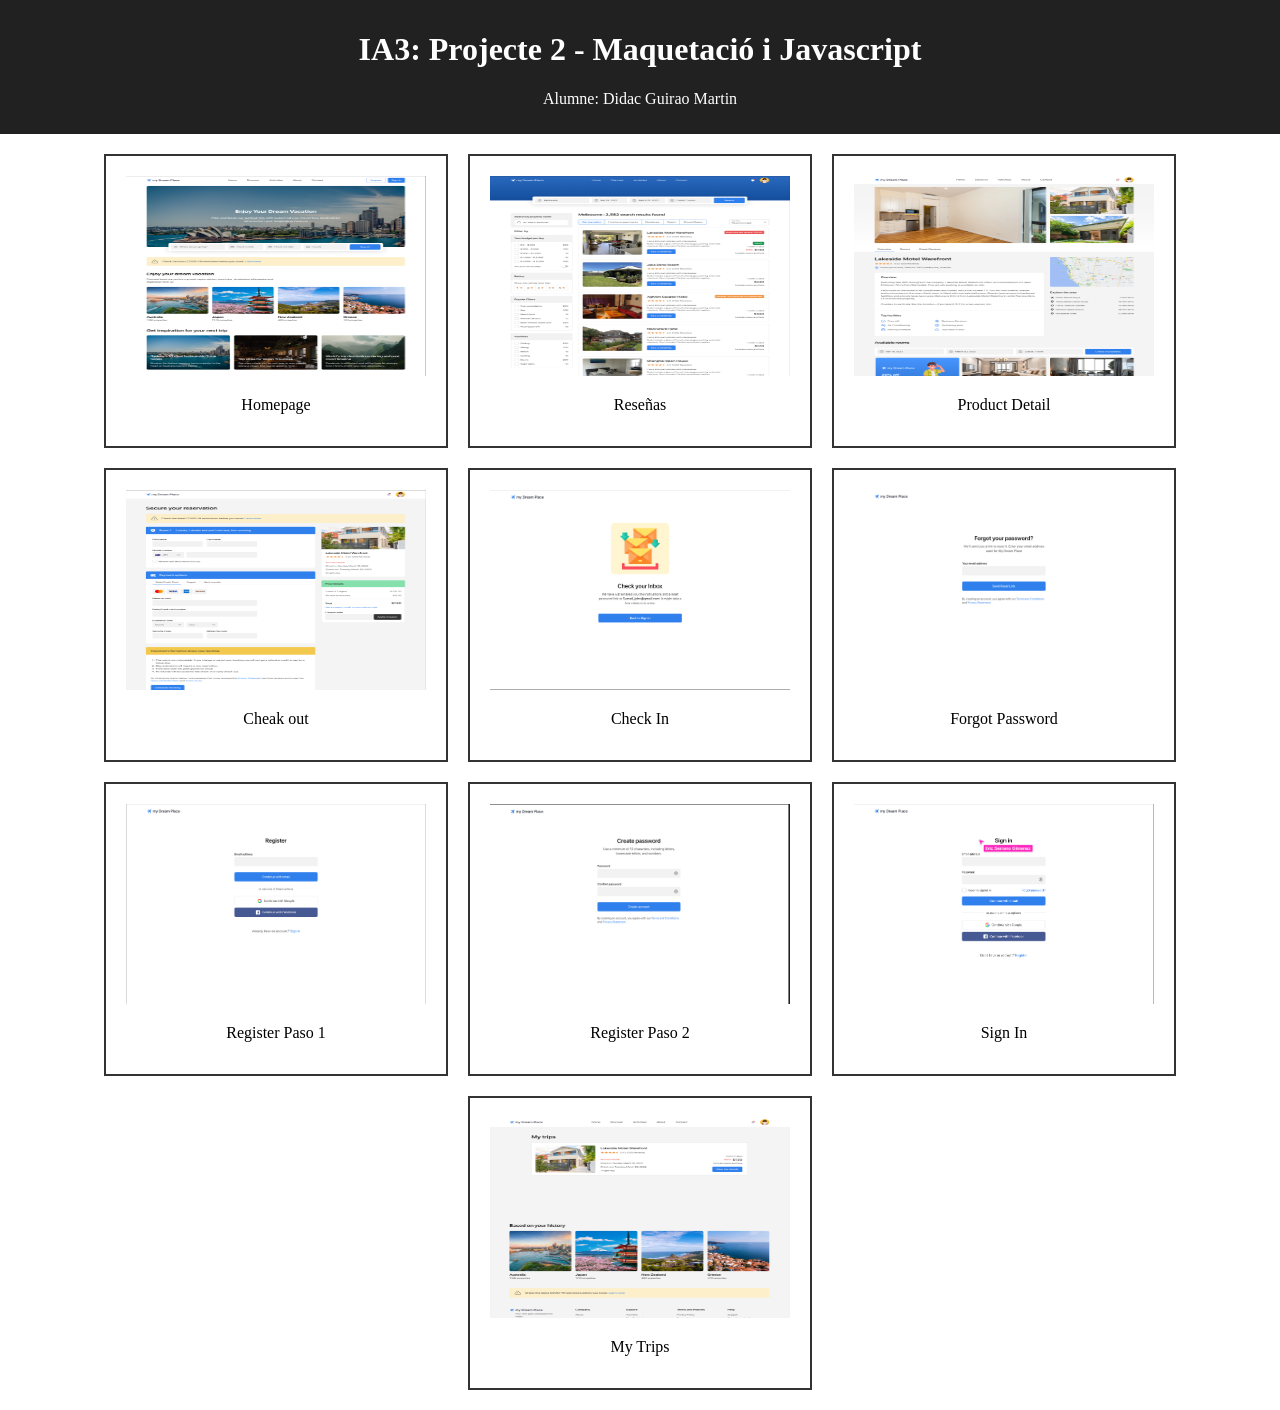
<file: index.html>
<!DOCTYPE html>
<html lang="en">
  <head>
    <meta charset="UTF-8" />
    <meta name="viewport" content="width=device-width, initial-scale=1.0" />
    <link rel="stylesheet" href="styles.css" />
    <title>WebFinal</title>
  </head>
  <body>
    <div>
      <header>
        <h1>IA3: Projecte 2 - Maquetació i Javascript</h1>
        <p>Alumne: Didac Guirao Martin</p>
      </header>
      <main>
        <div class="carta">
          <a href="/homepage/index.html"><img src="imagenes/Homepage.png" alt="" /></a>
          <p>Homepage</p>
        </div>
        <div class="carta">
          <a href="/reseñas/index.html"><img src="imagenes/Resñas.png" alt="" /></a>
          <p>Reseñas</p>
        </div>
        <div class="carta">
          <a href="/produc detail/index.html"><img src="imagenes/Productdetail.png" alt="Carta 4" /></a>
          <p>Product Detail</p>
        </div>
        <div class="carta">
          <a href="/cheakout/index.html"><img src="imagenes/Cheout.png" alt="Carta 5" /></a>
          <p>Cheak out</p>
        </div>
        <div class="carta">
          <a href="/ChekIn/index.html"><img src="imagenes/chekin.png" alt="Carta 10" /></a>
          <p>Check In</p>
        </div>
        <div class="carta">
          <a href="/Password/index.html"><img src="imagenes/Forgot Password.png" alt="Carta 23" /></a>
          <p>Forgot Password</p>
        </div>

        <div class="carta">
          <a href="/RegisterPaso1/index.html"><img src="imagenes/Registes 1.png" alt="Carta 23" /></a>
          <p>Register Paso 1</p>
        </div>

        <div class="carta">
          <a href="/RegisterPaso2/index.html"><img src="imagenes/Register2.png" alt="Carta 23" /></a>
          <p>Register Paso 2</p>
        </div>

        <div class="carta">
          <a href="/SIGN IN/index.html"><img src="imagenes/Sing in.png" alt=""></a>
          <p>Sign In</p>
        </div>

         <div class="carta">
          <a href="/ultima pagina/index.html"><img src="imagenes/ultima.png" alt=""></a>
          <p>My Trips</p>
        </div>
       
        </div>
      </main>
    </div>
  </body>
</html>
</file>
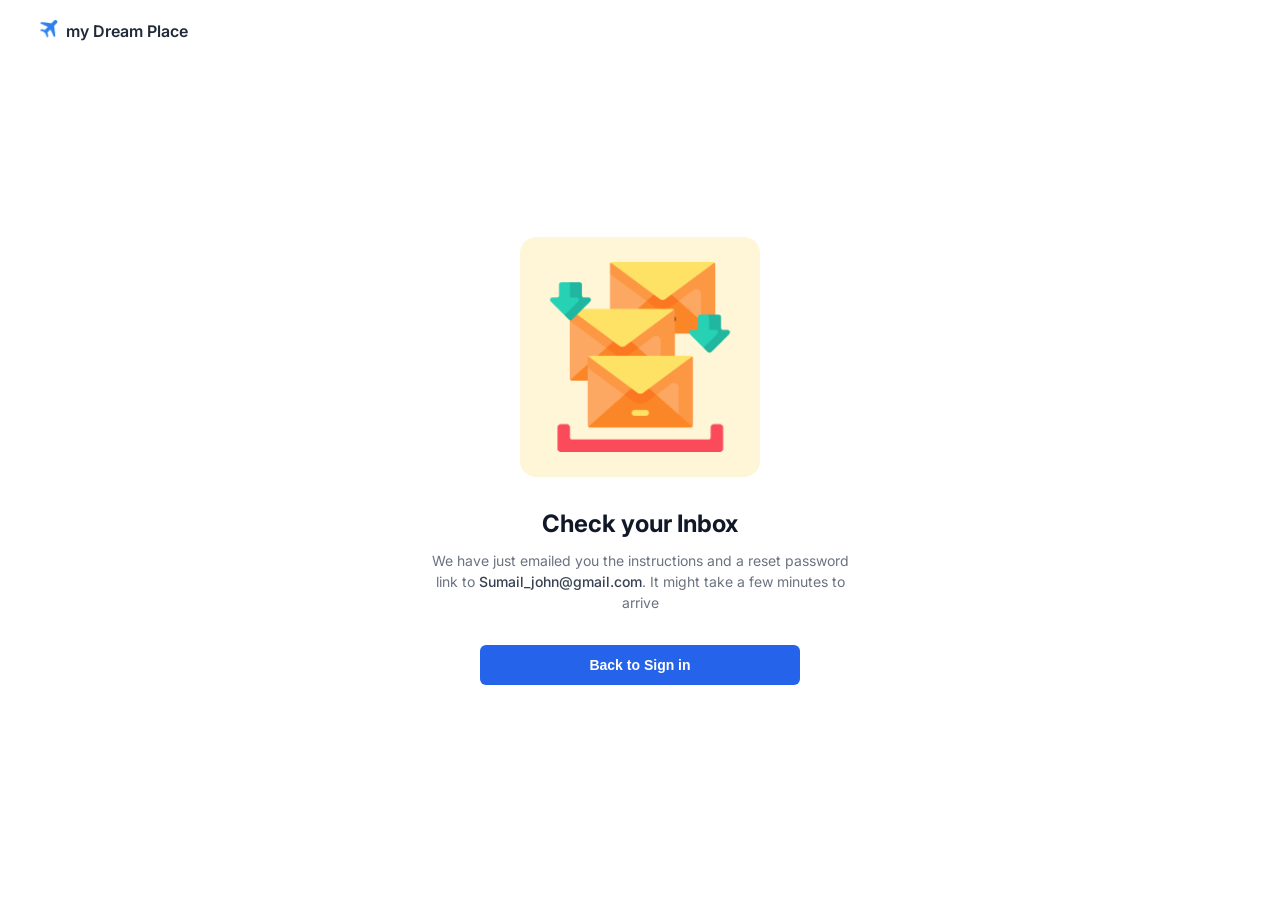
<file: ChekIn/index.html>
<!DOCTYPE html>
<html lang="es">
<head>
    <meta charset="UTF-8">
    <meta name="viewport" content="width=device-width, initial-scale=1.0">
    <title>Check your inbox - my Dream Place</title>
    <link rel="stylesheet" href="/ChekIn/styles.css">
    <link href="https://fonts.googleapis.com/css2?family=Inter:wght@400;500;600;700&display=swap" rel="stylesheet">
</head>
<body>

    <header class="header">
        <div class="header1">
            <div class="marca">
                <span class="icono">
                    <img src="/ChekIn/iamgenes/Group (3).png" alt="">
                </span>
                <span class="texto-marca">my Dream Place</span>
            </div>
        </div>
    </header>

    <main class="confirmacion">
        <div class="imagen">
            <img src="/ChekIn/iamgenes/inbox 1.png" alt="">
        </div>

        <h1 class="titulo">Check your Inbox</h1>

        <p class="descripcion">
            We have just emailed you the instructions and a reset password
            link to <strong>Sumail_john@gmail.com</strong>.
            It might take a few minutes to arrive
        </p>

        <button class="boton">
            Back to Sign in
        </button>

    </main>

</body>
</html>
</file>
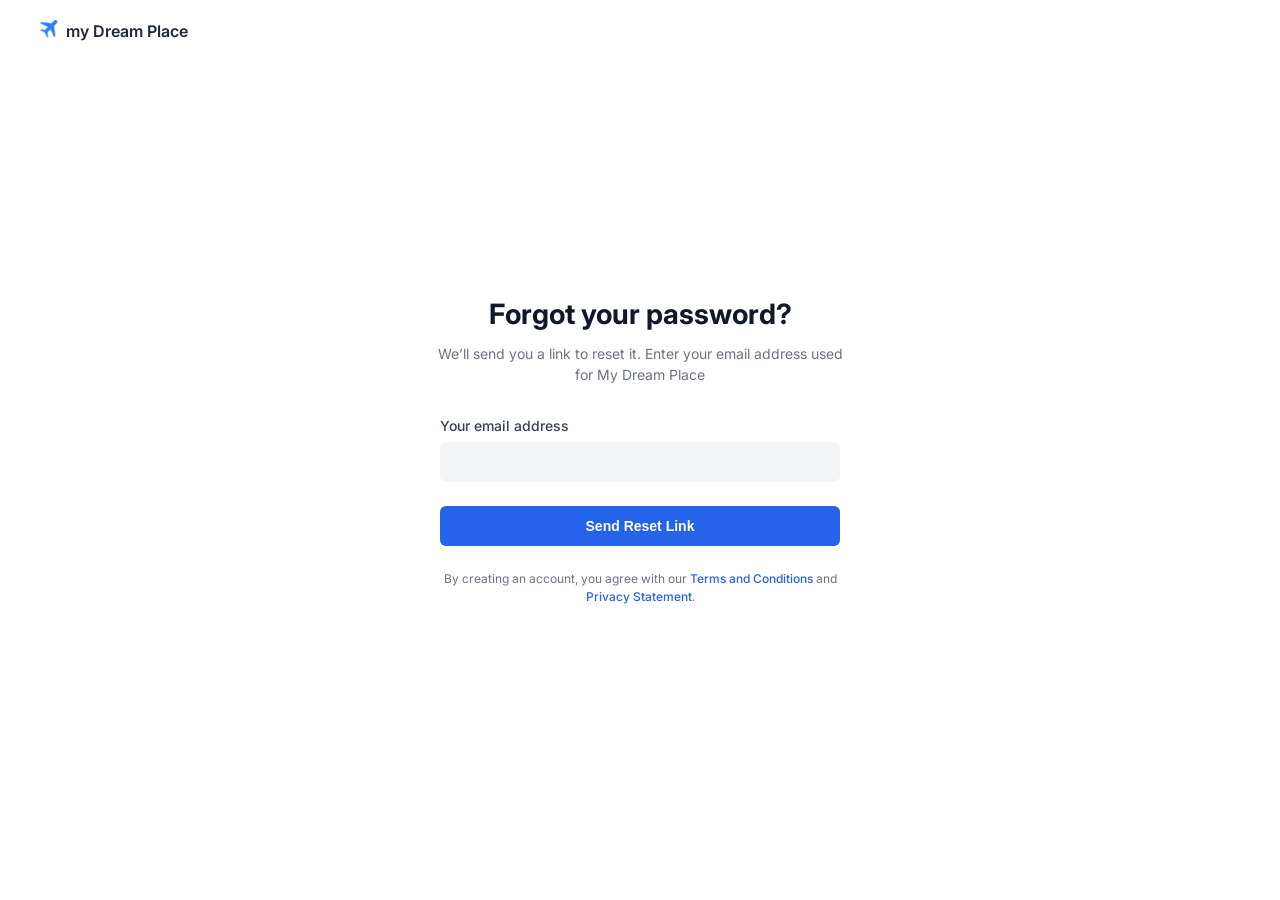
<file: Password/index.html>
<!DOCTYPE html>
<html lang="es">
<head>
    <meta charset="UTF-8">
    <meta name="viewport" content="width=device-width, initial-scale=1.0">
    <title>Forgot Password - my Dream Place</title>
    <link rel="stylesheet" href="/Password/styles.css">
    <link href="https://fonts.googleapis.com/css2?family=Inter:wght@400;500;600;700&display=swap" rel="stylesheet">
</head>
<body>

    <header class="header">
        <div class="header1">
            <div class="marca">
                <span class="icono">
                    <img src="/Password/imagenes/Group (3).png" alt="">
                </span>
                <span class="texto-marca">my Dream Place</span>
            </div>
        </div>
    </header>

    <main class="forgot">
        <h1 class="titulo">Forgot your password?</h1>

        <p class="descripcion">
            We’ll send you a link to reset it. Enter your email address
            used for My Dream Place
        </p>

        <form class="formulario">
            <div class="campo">
                <label class="etiqueta">Your email address</label>
                <input type="email" class="entrada">
            </div>

            <button type="submit" class="boton-primario">
                Send Reset Link
            </button>

            <p class="texto-legal">
                By creating an account, you agree with our
                <a href="#">Terms and Conditions</a> and
                <a href="#">Privacy Statement</a>.
            </p>
        </form>
    </main>

</body>
</html>
</file>
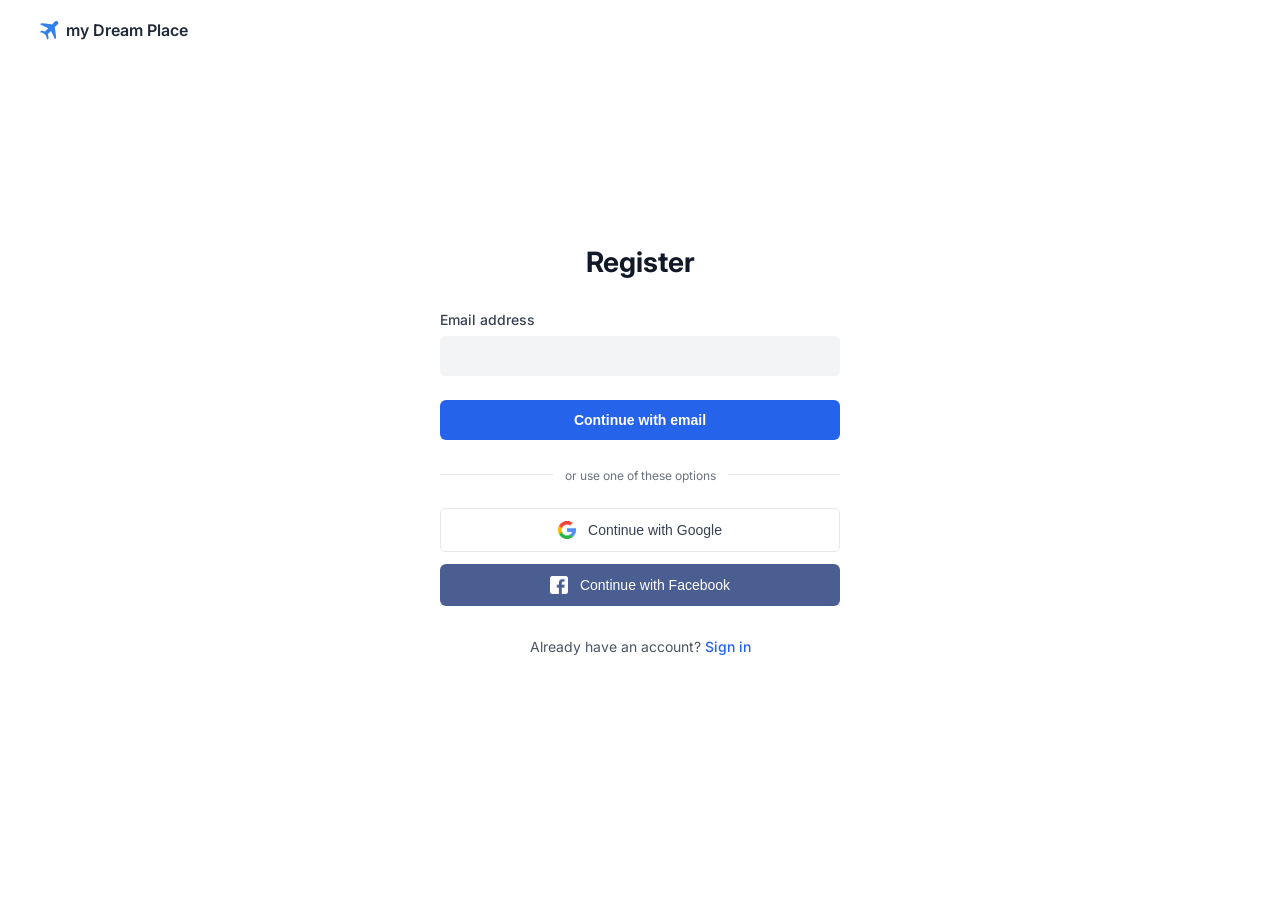
<file: RegisterPaso1/index.html>
<!DOCTYPE html>
<html lang="es">
<head>
    <meta charset="UTF-8">
    <meta name="viewport" content="width=device-width, initial-scale=1.0">
    <title>Register - my Dream Place</title>
    <link rel="stylesheet" href="/RegisterPaso1/styles.css">
    <link href="https://fonts.googleapis.com/css2?family=Inter:wght@400;500;600;700&display=swap" rel="stylesheet">
</head>
<body>

    <header class="header">
        <div class="header1">
            <div class="marca">
                <span class="icono-marca"><img src="/RegisterPaso1/imagenes/Group (3).png" alt=""></span>
                <span class="texto-marca">my Dream Place</span>
            </div>
        </div>
    </header>

    <main class="registro">
        <h1 class="titulo">Register</h1>

        <form class="formulario">
            <div class="campo">
                <label class="etiqueta">Email address</label>
                <input type="email" class="entrada">
            </div>

            <button type="submit" class="boton-primario">Continue with email</button>

            <div class="separador">
                <span class="texto-separador">or use one of these options</span>
            </div>

            <button type="button" class="boton-social google">
                <img src="/RegisterPaso1/imagenes/image 4.png" alt="Google">
                Continue with Google
            </button>

            <button type="button" class="boton-social facebook">
                <img src="/RegisterPaso1/imagenes/facebook 1.png" alt="Facebook">
                Continue with Facebook
            </button>

            <p class="texto-login">
                Already have an account? <a href="login.html" class="enlace-login">Sign in</a>
            </p>
        </form>
    </main>

</body>
</html>
</file>
<file: styles.css>
body {
    margin: 0;
  }
  
  header {
    text-align: center;
    background-color: #212121;
    color: #fff;
    padding: 10px 0;
  }
  
  main {
    max-width: 1200px;
    margin: auto;
    display: flex;
    justify-content: center;
    gap: 20px;
    flex-wrap: wrap;
    padding: 20px;
  }
  
  .carta {
    width: 300px;
    height: 250px;
    padding: 20px;
    border: 2px solid #333;
  }
  
  img {
    width: 300px;
    height: 200px;
  }
  
  p {
    text-align: center;
  }
</file>
<file: ChekIn/styles.css>
* {
    margin: 0;
    padding: 0;
    box-sizing: border-box;
}

body {
    font-family: 'Inter', sans-serif;
    background-color: #ffffff;
    color: #1f2937;
    display: flex;
    flex-direction: column;
    min-height: 100vh;
}

.header {
    padding: 20px 40px;
}

.header1 {
    max-width: 1200px;
    margin: 0 auto;
}

.marca {
    display: flex;
    align-items: center;
    gap: 8px;
}

.icono img {
    width: 18px;
    height: 18px;
}

.texto-marca {
    font-weight: 600;
    font-size: 16px;
    color: #1f2937;
}

.confirmacion {
    flex: 1;
    display: flex;
    flex-direction: column;
    align-items: center;
    justify-content: center;
    padding: 20px;
    margin-top: -40px;
}

.imagen {
    width: 240px;
    height: 240px;
    background-color: #fff6d8;
    border-radius: 16px;
    display: flex;
    align-items: center;
    justify-content: center;
    margin-bottom: 32px;
}

.imagen img {
    width: 190px;
    height: auto;
}

.titulo {
    font-size: 24px;
    font-weight: 700;
    color: #111827;
    margin-bottom: 12px;
}

.descripcion {
    max-width: 420px;
    text-align: center;
    font-size: 14px;
    color: #6b7280;
    line-height: 1.5;
    margin-bottom: 32px;
}

.descripcion strong {
    color: #374151;
    font-weight: 500;
}


.boton {
    width: 100%;
    max-width: 320px;
    padding: 12px;
    background-color: #2563eb;
    color: #ffffff;
    border: none;
    border-radius: 6px;
    font-size: 14px;
    font-weight: 600;
    cursor: pointer;
}

.boton:hover {
    background-color: #1d4ed8;
}
</file>
<file: Password/styles.css>
* {
    margin: 0;
    padding: 0;
    box-sizing: border-box;
}

body {
    font-family: 'Inter', sans-serif;
    background-color: #ffffff;
    color: #1f2937;
    display: flex;
    flex-direction: column;
    min-height: 100vh;
}

.header {
    padding: 20px 40px;
}

.header1 {
    max-width: 1200px;
    margin: 0 auto;
}

.marca {
    display: flex;
    align-items: center;
    gap: 8px;
}

.icono img {
    width: 18px;
    height: 18px;
}

.texto-marca {
    font-weight: 600;
    font-size: 16px;
    color: #1f2937;
}

.forgot {
    flex: 1;
    display: flex;
    flex-direction: column;
    align-items: center;
    justify-content: center;
    padding: 20px;
    margin-top: -60px;
}

.titulo {
    font-size: 28px;
    font-weight: 700;
    color: #111827;
    margin-bottom: 12px;
}

.descripcion {
    max-width: 420px;
    text-align: center;
    font-size: 14px;
    color: #6b7280;
    line-height: 1.5;
    margin-bottom: 32px;
}

.formulario {
    width: 100%;
    max-width: 400px;
}

.campo {
    margin-bottom: 24px;
}

.etiqueta {
    display: block;
    font-size: 14px;
    font-weight: 500;
    margin-bottom: 8px;
    color: #374151;
}

.entrada {
    width: 100%;
    padding: 12px 16px;
    background-color: #f3f4f6;
    border: none;
    border-radius: 6px;
    font-size: 14px;
    color: #1f2937;
}

.entrada:focus {
    outline: 2px solid #2563eb;
    background-color: #ffffff;
}

.boton-primario {
    width: 100%;
    padding: 12px;
    background-color: #2563eb;
    color: #ffffff;
    border: none;
    border-radius: 6px;
    font-size: 14px;
    font-weight: 600;
    cursor: pointer;
    margin-bottom: 24px;
}

.boton-primario:hover {
    background-color: #1d4ed8;
}

.texto-legal {
    text-align: center;
    font-size: 12px;
    color: #6b7280;
    line-height: 1.5;
}

.texto-legal a {
    color: #2563eb;
    text-decoration: none;
    font-weight: 500;
}
</file>
<file: RegisterPaso1/styles.css>
* {
    margin: 0;
    padding: 0;
    box-sizing: border-box;
}

body {
    font-family: 'Inter', sans-serif;
    background-color: #ffffff;
    color: #1f2937;
    display: flex;
    flex-direction: column;
    min-height: 100vh;
}

.header {
    padding: 20px 40px;
}

.header1 {
    max-width: 1200px;
    margin: 0 auto;
}

.marca {
    display: flex;
    align-items: center;
    gap: 8px;
}

.icono-marca {
    width: 18px;
    height: 18px;
}

.texto-marca {
    font-weight: 600;
    font-size: 16px;
    color: #1f2937;
}

.registro {
    flex: 1;
    display: flex;
    flex-direction: column;
    align-items: center;
    justify-content: center;
    padding: 20px;
    margin-top: -60px;
}

.titulo {
    font-size: 28px;
    font-weight: 700;
    margin-bottom: 32px;
    color: #111827;
}

.formulario {
    width: 100%;
    max-width: 400px;
}

.campo {
    margin-bottom: 24px;
}

.etiqueta {
    display: block;
    font-size: 14px;
    font-weight: 500;
    margin-bottom: 8px;
    color: #374151;
}

.entrada {
    width: 100%;
    padding: 12px 16px;
    background-color: #f3f4f6;
    border: none;
    border-radius: 6px;
    font-size: 14px;
    color: #1f2937;
}

.entrada:focus {
    outline: 2px solid #2563eb;
    background-color: #ffffff;
}

.boton-primario {
    width: 100%;
    padding: 12px;
    background-color: #2563eb;
    color: #ffffff;
    border: none;
    border-radius: 6px;
    font-size: 14px;
    font-weight: 600;
    cursor: pointer;
    margin-bottom: 24px;
}

.boton-primario:hover {
    background-color: #1d4ed8;
}

.separador {
    position: relative;
    text-align: center;
    margin-bottom: 24px;
}

.separador::before {
    content: "";
    position: absolute;
    top: 50%;
    left: 0;
    right: 0;
    height: 1px;
    background-color: #e5e7eb;
}

.texto-separador {
    position: relative;
    background-color: #ffffff;
    padding: 0 12px;
    font-size: 12px;
    color: #6b7280;
}

.boton-social {
    width: 100%;
    padding: 12px;
    border: 1px solid #e5e7eb;
    border-radius: 6px;
    background-color: #ffffff;
    display: flex;
    align-items: center;
    justify-content: center;
    gap: 12px;
    font-size: 14px;
    font-weight: 500;
    color: #374151;
    cursor: pointer;
    margin-bottom: 12px;
}

.boton-social img {
    width: 18px;
    height: 18px;
}

.boton-social.facebook {
    background-color: #4b5e91;
    color: #ffffff;
    border: none;
}

.texto-login {
    text-align: center;
    margin-top: 32px;
    font-size: 14px;
    color: #4b5563;
}

.enlace-login {
    color: #2563eb;
    text-decoration: none;
    font-weight: 500;
}
</file>
